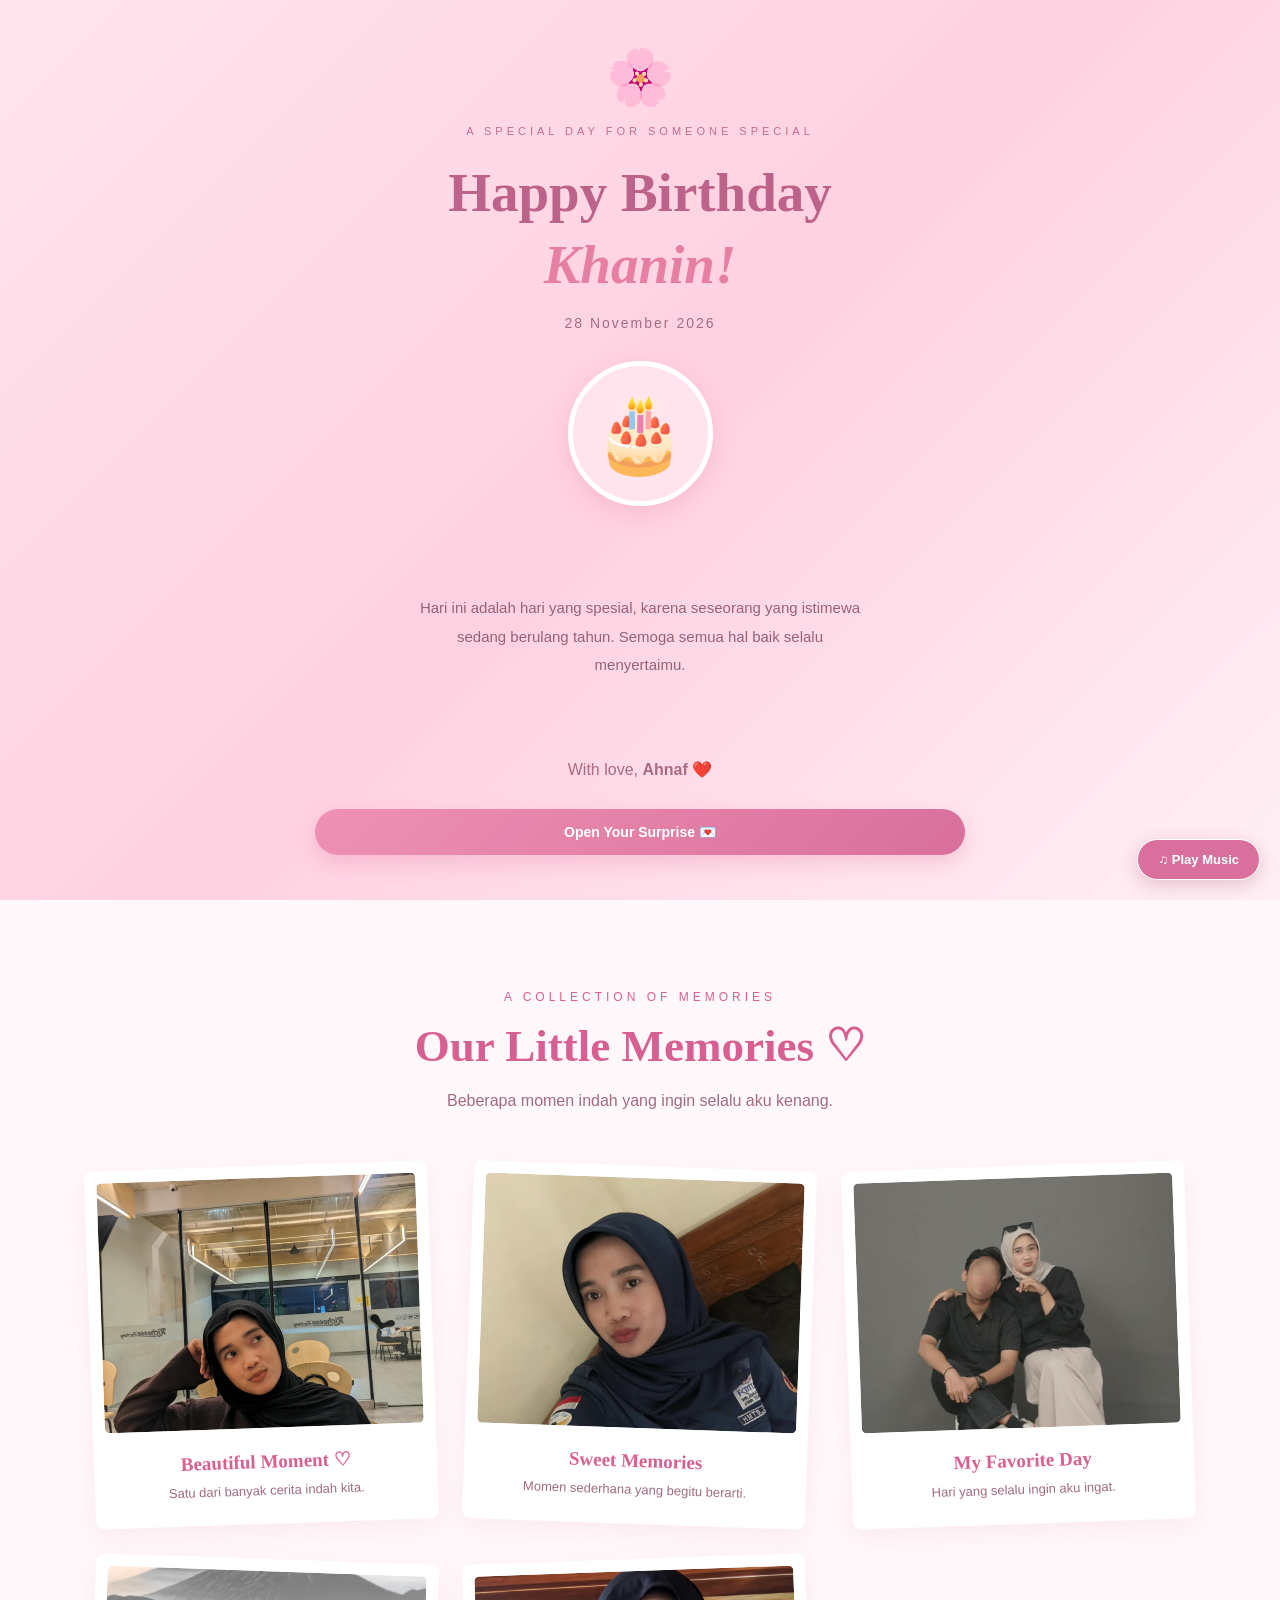
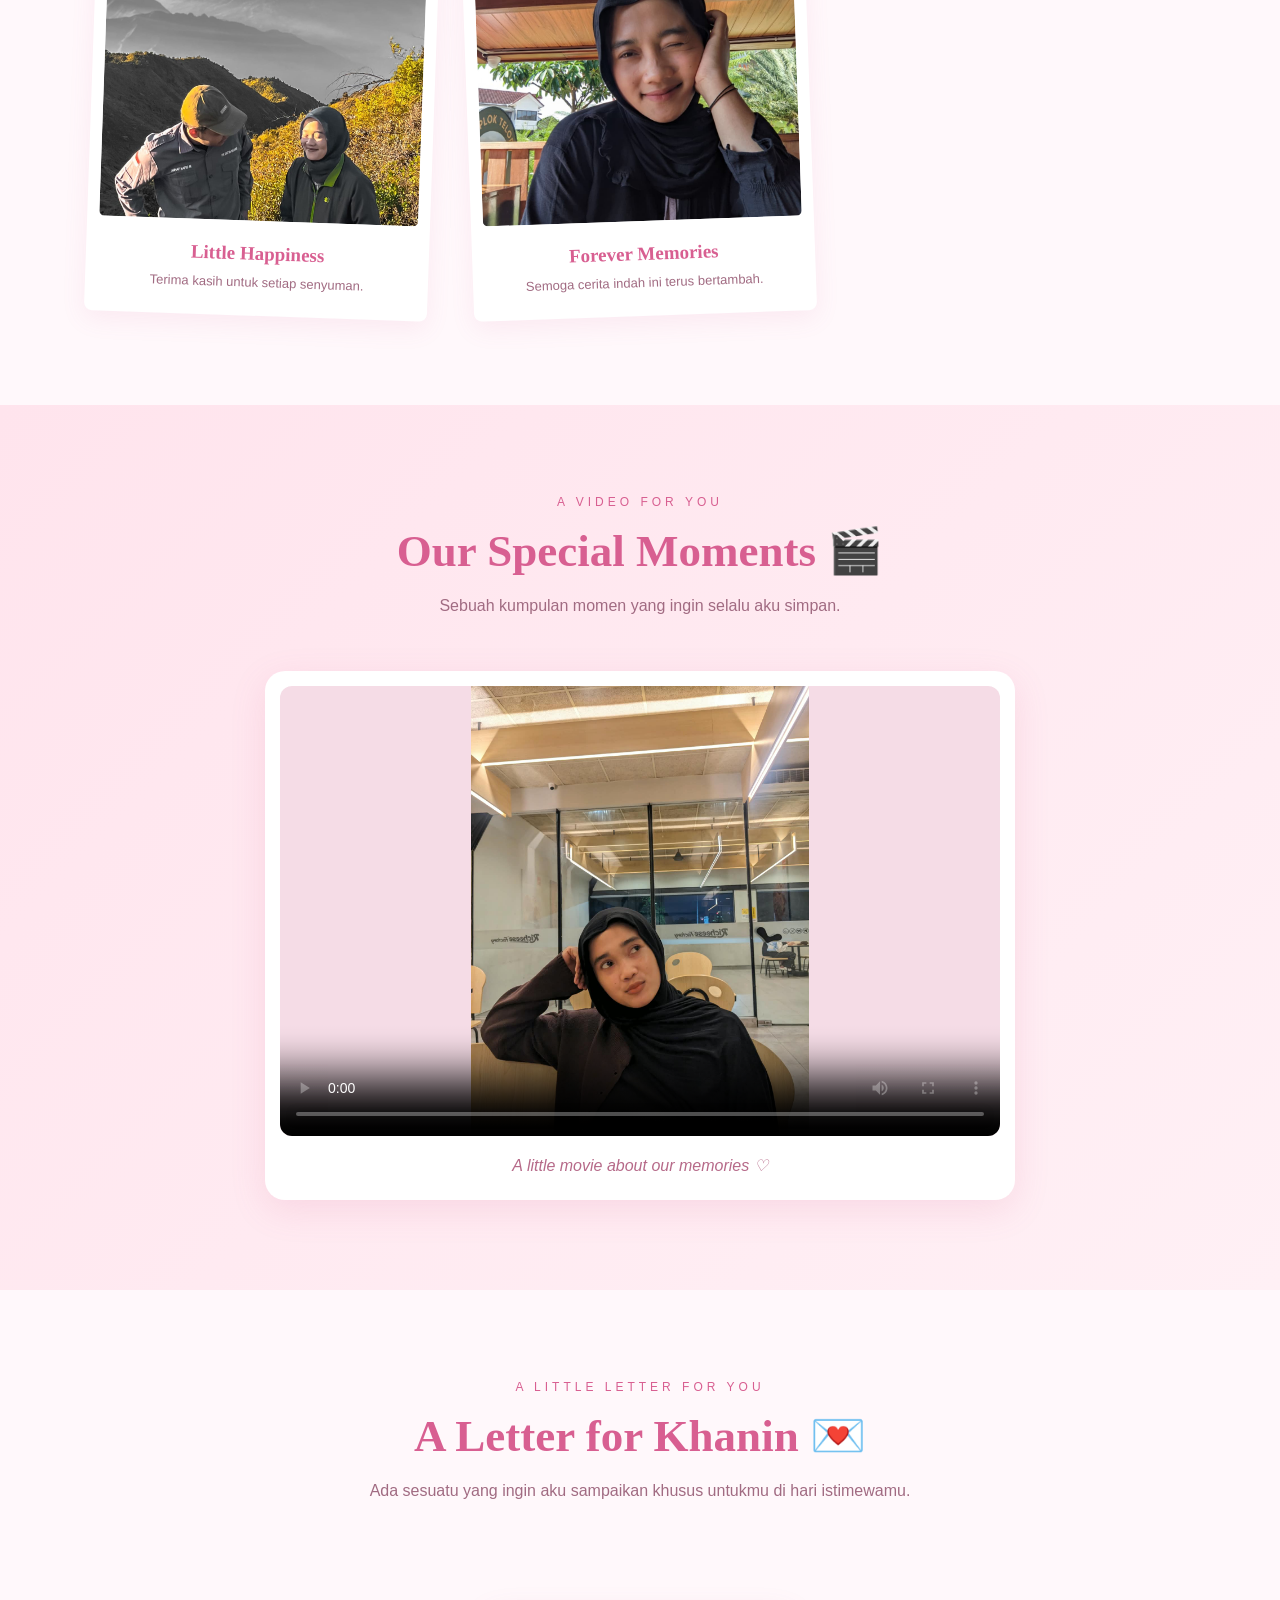
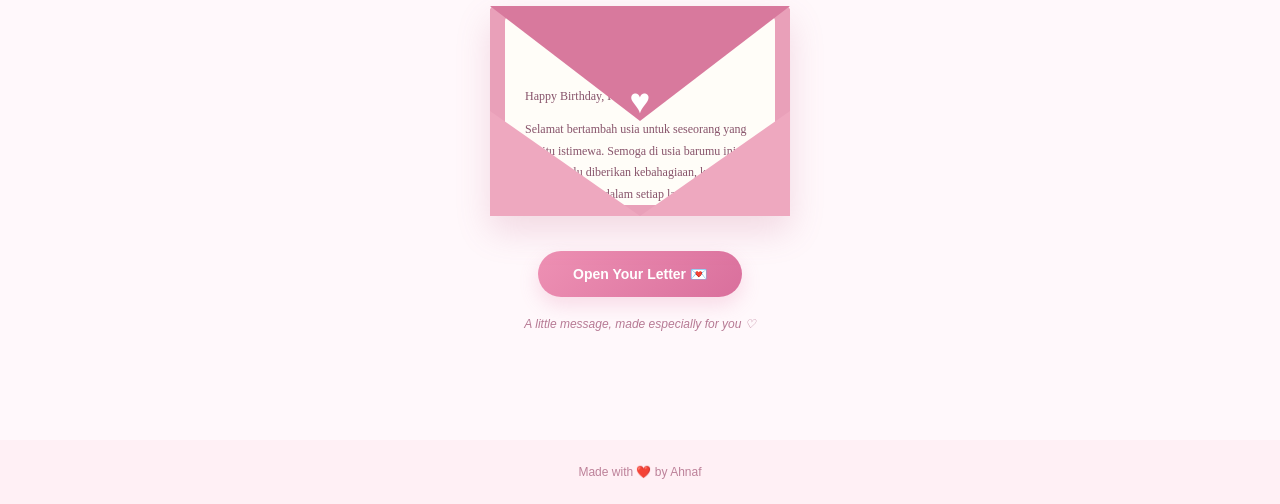
<file: index.html>
<!DOCTYPE html>
<html lang="id">

<head>
    <meta charset="UTF-8">
    <meta name="viewport" content="width=device-width, initial-scale=1.0">

    <meta name="description" content="A special birthday website made with love for Khanin.">

    <title>Happy Birthday Khanin ❤️</title>

    <!-- CSS -->
    <link rel="stylesheet" href="static/css/style.css">

    <!-- Favicon -->
    <link rel="icon" href="static/images/foto1.jpg" type="image/jpeg">
</head>

<body>

    <!-- BACKGROUND DECORATIONS -->
    <div class="hearts-container" id="hearts"></div>


    <!-- ==================================================
         1. LANDING PAGE
    ================================================== -->

    <main class="birthday-container">

        <div class="flower">🌸</div>

        <p class="small-title">
            A SPECIAL DAY FOR SOMEONE SPECIAL
        </p>

        <h1>
            Happy Birthday
            <span>Khanin!</span>
        </h1>

        <p class="birthday-date">
            28 November 2026
        </p>

        <div class="birthday-image">
            <span>🎂</span>
        </div>

        <p class="birthday-message">
            Hari ini adalah hari yang spesial,
            karena seseorang yang istimewa sedang berulang tahun.
            Semoga semua hal baik selalu menyertaimu.
        </p>

        <p class="signature">
            With love, <strong>Ahnaf ❤️</strong>
        </p>

        <button id="surpriseButton" type="button">
            Open Your Surprise 💌
        </button>

        <div id="surpriseMessage" class="surprise-message">

            <h2>For You, Khanin ❤️</h2>

            <p>
                Terima kasih sudah menjadi bagian dari
                cerita indah ini. Semoga hari ini penuh
                kebahagiaan dan senyuman.
            </p>

        </div>

    </main>


    <!-- ==================================================
         2. GALERI FOTO
    ================================================== -->

    <section class="gallery-section" id="gallery">

        <div class="section-heading">

            <p class="gallery-label">
                A COLLECTION OF MEMORIES
            </p>

            <h2>Our Little Memories ♡</h2>

            <p>
                Beberapa momen indah yang ingin selalu aku kenang.
            </p>

        </div>


        <div class="gallery-container">

            <div class="photo-card">

                <img
                    src="static/images/foto1.jpg"
                    alt="Kenangan pertama"
                    onclick="openLightbox(this.src)"
                    loading="lazy">

                <h3>Beautiful Moment ♡</h3>

                <p>
                    Satu dari banyak cerita indah kita.
                </p>

            </div>


            <div class="photo-card">

                <img
                    src="static/images/foto2.jpg"
                    alt="Kenangan kedua"
                    onclick="openLightbox(this.src)"
                    loading="lazy">

                <h3>Sweet Memories</h3>

                <p>
                    Momen sederhana yang begitu berarti.
                </p>

            </div>


            <div class="photo-card">

                <img
                    src="static/images/foto3.jpg"
                    alt="Kenangan ketiga"
                    onclick="openLightbox(this.src)"
                    loading="lazy">

                <h3>My Favorite Day</h3>

                <p>
                    Hari yang selalu ingin aku ingat.
                </p>

            </div>


            <div class="photo-card">

                <img
                    src="static/images/foto4.jpg"
                    alt="Kenangan keempat"
                    onclick="openLightbox(this.src)"
                    loading="lazy">

                <h3>Little Happiness</h3>

                <p>
                    Terima kasih untuk setiap senyuman.
                </p>

            </div>


            <div class="photo-card">

                <img
                    src="static/images/foto5.jpg"
                    alt="Kenangan kelima"
                    onclick="openLightbox(this.src)"
                    loading="lazy">

                <h3>Forever Memories</h3>

                <p>
                    Semoga cerita indah ini terus bertambah.
                </p>

            </div>

        </div>

    </section>


    <!-- ==================================================
         3. LIGHTBOX FOTO
    ================================================== -->

    <div
        class="lightbox"
        id="lightbox"
        onclick="closeLightbox()">

        <span class="lightbox-close">&times;</span>

        <img
            id="lightbox-image"
            alt="Foto kenangan">

    </div>


    <!-- ==================================================
         4. VIDEO KENANGAN
    ================================================== -->

    <section class="video-section" id="video">

        <div class="section-heading">

            <p class="gallery-label">
                A VIDEO FOR YOU
            </p>

            <h2>Our Special Moments 🎬</h2>

            <p>
                Sebuah kumpulan momen yang ingin selalu aku simpan.
            </p>

        </div>


        <div class="video-container">

            <video
                controls
                preload="metadata"
                poster="static/images/foto1.jpg">

                <source
                    src="static/videos/kenangan.mp4"
                    type="video/mp4">

                Browser kamu tidak mendukung video.

            </video>

            <p class="video-caption">
                A little movie about our memories ♡
            </p>

        </div>

    </section>


    <!-- ==================================================
         5. DIGITAL LETTER
    ================================================== -->

    <section class="letter-section">

        <div class="section-heading">

            <p class="gallery-label">
                A LITTLE LETTER FOR YOU
            </p>

            <h2>A Letter for Khanin 💌</h2>

            <p>
                Ada sesuatu yang ingin aku sampaikan
                khusus untukmu di hari istimewamu.
            </p>

        </div>


        <div
            class="envelope-wrapper"
            id="envelopeWrapper">

            <div class="envelope">

                <div class="envelope-back"></div>


                <div
                    class="letter-paper"
                    id="letterPaper">

                    <div class="letter-content">

                        <h2>Dear Khanin ❤️</h2>

                        <p>
                            Happy Birthday, Khanin!
                        </p>

                        <p>
                            Selamat bertambah usia untuk seseorang
                            yang begitu istimewa.
                            Semoga di usia barumu ini, kamu selalu
                            diberikan kebahagiaan, kesehatan,
                            dan kemudahan dalam setiap langkah.
                        </p>

                        <p>
                            Terima kasih sudah hadir dan menjadi
                            bagian dari cerita indah ini.
                            Aku harap setiap harimu dipenuhi
                            hal-hal baik dan alasan untuk tersenyum.
                        </p>

                        <p>
                            Semoga semua harapan dan impianmu
                            satu per satu bisa terwujud.
                            Jangan lupa untuk selalu percaya
                            pada dirimu sendiri.
                        </p>

                        <p>
                            Sekali lagi, happy birthday!
                            Semoga hari ini menjadi salah satu
                            kenangan indah yang selalu kamu ingat.
                        </p>

                        <p class="letter-signature">
                            With love,<br>
                            <strong>Ahnaf ❤️</strong>
                        </p>

                    </div>

                </div>


                <div class="envelope-flap"></div>

                <div class="envelope-front"></div>

                <div class="envelope-heart">♥</div>

            </div>

        </div>


        <button
            id="letterButton"
            class="letter-button"
            type="button">

            Open Your Letter 💌

        </button>


        <p class="letter-hint">
            A little message, made especially for you ♡
        </p>

    </section>


    <!-- ==================================================
         6. FOOTER
    ================================================== -->

    <footer>
        Made with ❤️ by Ahnaf
    </footer>


    <!-- ==================================================
         7. BACKGROUND MUSIC
    ================================================== -->

    <div class="music-control">

        <audio id="backgroundMusic" loop>

            <source
                src="static/music/lagu.mp3"
                type="audio/mpeg">

            Browser kamu tidak mendukung audio.

        </audio>


        <button
            id="musicButton"
            type="button">

            ♫ Play Music

        </button>

    </div>


    <!-- ==================================================
         8. JAVASCRIPT
    ================================================== -->

    <script src="static/js/script.js"></script>

</body>

</html>
</file>
<file: static/css/style.css>
/* ==================================================
   BIRTHDAY WEBSITE - KHANIN
   Created with love by Ahnaf
   Theme: Romantic Pink
================================================== */


/* ==================================================
   1. RESET & GLOBAL
================================================== */

* {
    margin: 0;
    padding: 0;
    box-sizing: border-box;
}

html {
    scroll-behavior: smooth;
}

body {
    min-height: 100vh;
    width: 100%;
    font-family: 'Segoe UI', sans-serif;

    background: linear-gradient(
        135deg,
        #ffe4ec,
        #ffd1e1,
        #fff0f5
    );

    overflow-x: hidden;
    color: #8c4564;
}

button {
    font-family: inherit;
}


/* ==================================================
   2. LANDING PAGE
================================================== */

.birthday-container {
    position: relative;
    z-index: 2;

    width: 100%;
    min-height: 100vh;

    padding: 45px 20px;

    display: flex;
    flex-direction: column;
    justify-content: center;
    align-items: center;

    text-align: center;

    background: linear-gradient(
        135deg,
        #ffe4ec,
        #ffd1e1,
        #fff0f5
    );

    animation: fadeIn 1.5s ease;
}

.birthday-container > * {
    max-width: 650px;
    width: 100%;
}


/* ==================================================
   3. FLOWER DECORATION
================================================== */

.flower {
    font-size: 55px;
    margin-bottom: 15px;

    animation: flowerMove 3s infinite ease-in-out;
}


/* ==================================================
   4. MAIN TEXT
================================================== */

.small-title {
    font-size: 11px;
    letter-spacing: 4px;

    color: #c16c91;

    margin-bottom: 20px;
}

.birthday-container h1 {
    font-family: Georgia, serif;

    font-size: clamp(35px, 8vw, 55px);

    color: #bd6389;

    line-height: 1.3;
}

.birthday-container h1 span {
    display: block;

    color: #e77fa5;

    font-style: italic;
}

.birthday-date {
    margin-top: 15px;

    font-size: 14px;

    letter-spacing: 2px;

    color: #a76b83;
}


/* ==================================================
   5. BIRTHDAY CAKE
================================================== */

.birthday-image {
    width: 145px;
    height: 145px;

    background: #ffe4ee;

    border: 5px solid white;

    border-radius: 50%;

    display: flex;
    justify-content: center;
    align-items: center;

    margin: 30px auto;

    box-shadow:
        0 8px 25px rgba(220, 100, 150, 0.2);
}

.birthday-image span {
    font-size: 75px;

    animation: bounce 2s infinite;
}


/* ==================================================
   6. BIRTHDAY MESSAGE
================================================== */

.birthday-message {
    max-width: 450px;

    margin: auto;

    font-size: 15px;

    line-height: 1.9;

    color: #98617a;
}

.signature {
    margin-top: 22px;

    font-size: 16px;

    color: #a76b83;
}


/* ==================================================
   7. BUTTON
================================================== */

#surpriseButton {
    margin-top: 30px;

    padding: 15px 30px;

    background: linear-gradient(
        135deg,
        #ee91b4,
        #d96f9c
    );

    border: none;

    border-radius: 50px;

    color: white;

    font-size: 14px;

    font-weight: bold;

    cursor: pointer;

    transition: 0.3s ease;

    box-shadow:
        0 8px 20px rgba(220, 100, 150, 0.25);
}

#surpriseButton:hover {
    transform: translateY(-4px);

    box-shadow:
        0 12px 25px rgba(220, 100, 150, 0.35);
}

#surpriseButton:focus-visible {
    outline: 3px solid #bd6389;
    outline-offset: 4px;
}


/* ==================================================
   8. SURPRISE MESSAGE
================================================== */

.surprise-message {
    display: none;

    margin-top: 30px;

    padding: 25px;

    background: #fff0f5;

    border-radius: 20px;

    border: 1px dashed #e98caf;

    animation: fadeIn 1s ease;
}

.surprise-message.active {
    display: block;
}

.surprise-message h2 {
    color: #d66e97;

    margin-bottom: 15px;

    font-family: Georgia, serif;
}

.surprise-message p {
    line-height: 1.8;

    font-size: 14px;
}


/* ==================================================
   9. FLOATING HEARTS
================================================== */

.hearts-container {
    position: fixed;

    inset: 0;

    overflow: hidden;

    pointer-events: none;

    z-index: 10;
}

.heart {
    position: absolute;

    bottom: -30px;

    animation: floatUp linear forwards;

    opacity: 0.65;
}


/* ==================================================
   10. GALLERY SECTION
================================================== */

.gallery-section {
    position: relative;

    z-index: 2;

    width: 100%;

    padding: 90px 7%;

    background: #fff8fb;

    text-align: center;
}

.section-heading {
    max-width: 650px;

    margin: 0 auto 50px;
}

.gallery-label {
    color: #d85f91;

    font-size: 12px;

    letter-spacing: 4px;

    margin-bottom: 15px;
}

.section-heading h2 {
    color: #d85f91;

    font-family: Georgia, serif;

    font-size: clamp(30px, 5vw, 45px);

    margin-bottom: 15px;
}

.section-heading p:not(.gallery-label) {
    color: #a16b82;

    line-height: 1.8;
}


/* ==================================================
   11. PHOTO GRID
================================================== */

.gallery-container {
    display: grid;

    grid-template-columns: repeat(3, 1fr);

    gap: 35px;

    max-width: 1100px;

    margin: auto;
}

.photo-card {
    background: white;

    padding: 12px 12px 22px;

    border-radius: 8px;

    box-shadow:
        0 8px 25px #d85f9118;

    transition: 0.4s ease;

    transform: rotate(-2deg);
}

.photo-card:nth-child(even) {
    transform: rotate(2deg);
}

.photo-card:hover {
    transform: translateY(-10px) rotate(0deg);

    box-shadow:
        0 15px 30px #d85f9130;
}

.photo-card img {
    width: 100%;

    height: 250px;

    object-fit: cover;

    border-radius: 5px;

    cursor: zoom-in;
}

.photo-card h3 {
    color: #d85f91;

    font-family: Georgia, serif;

    font-size: 19px;

    margin-top: 18px;

    margin-bottom: 8px;
}

.photo-card p {
    font-size: 13px;

    color: #a16b82;

    line-height: 1.6;
}


/* ==================================================
   12. LIGHTBOX
================================================== */

.lightbox {
    display: none;

    position: fixed;

    inset: 0;

    z-index: 100;

    background: #351827ed;

    justify-content: center;

    align-items: center;

    padding: 30px;

    cursor: zoom-out;
}

.lightbox.active {
    display: flex;
}

.lightbox img {
    max-width: 90%;

    max-height: 85vh;

    object-fit: contain;

    border: 8px solid white;

    border-radius: 8px;

    animation: fadeIn 0.4s ease;
}

.lightbox-close {
    position: absolute;

    top: 20px;

    right: 35px;

    color: white;

    font-size: 45px;

    cursor: pointer;
}


/* ==================================================
   13. VIDEO SECTION
================================================== */

.video-section {
    position: relative;

    z-index: 2;

    width: 100%;

    padding: 90px 20px;

    background: linear-gradient(
        135deg,
        #ffe4ed,
        #fff0f5
    );

    text-align: center;
}

.video-container {
    max-width: 750px;

    margin: auto;

    background: white;

    padding: 15px;

    border-radius: 20px;

    box-shadow:
        0 10px 35px #d85f9125;
}

.video-container video {
    width: 100%;

    max-height: 450px;

    display: block;

    border-radius: 12px;

    background: #f5dce6;
}

.video-caption {
    color: #b66a89;

    padding: 20px 10px 10px;

    font-style: italic;
}


/* ==================================================
   14. FOOTER
================================================== */

footer {
    position: relative;

    z-index: 2;

    width: 100%;

    padding: 25px;

    margin-top: 0;

    text-align: center;

    font-size: 12px;

    color: #bd8199;

    background: #fff0f5;
}


/* ==================================================
   15. ANIMATIONS
================================================== */

@keyframes floatUp {

    from {
        transform: translateY(0) rotate(0deg);

        opacity: 0.7;
    }

    to {
        transform: translateY(-110vh) rotate(360deg);

        opacity: 0;
    }

}

@keyframes fadeIn {

    from {
        opacity: 0;

        transform: translateY(25px);
    }

    to {
        opacity: 1;

        transform: translateY(0);
    }

}

@keyframes bounce {

    0%, 100% {
        transform: translateY(0);
    }

    50% {
        transform: translateY(-12px);
    }

}

@keyframes flowerMove {

    0%, 100% {
        transform: rotate(-10deg);
    }

    50% {
        transform: rotate(10deg);
    }

}


/* ==================================================
   16. TABLET RESPONSIVE
================================================== */

@media (max-width: 850px) {

    .gallery-container {
        grid-template-columns: repeat(2, 1fr);
    }

}


/* ==================================================
   17. MOBILE RESPONSIVE
================================================== */

@media (max-width: 550px) {

    .birthday-container {
        padding: 35px 20px;
    }

    .small-title {
        font-size: 9px;

        letter-spacing: 2px;
    }

    .birthday-container h1 {
        font-size: 40px;
    }

    .birthday-message {
        font-size: 13px;
    }

    .birthday-image {
        width: 125px;
        height: 125px;
    }

    .birthday-image span {
        font-size: 65px;
    }

    .gallery-container {
        grid-template-columns: 1fr;

        max-width: 350px;
    }

    .photo-card img {
        height: 280px;
    }

    .gallery-section,
    .video-section {
        padding: 65px 20px;
    }

    .section-heading h2 {
        font-size: 30px;
    }

    .lightbox {
        padding: 15px;
    }

    .lightbox img {
        max-width: 100%;
        max-height: 80vh;
    }

    .lightbox-close {
        top: 10px;
        right: 20px;
    }

}


/* ==================================================
   18. REDUCED MOTION ACCESSIBILITY
================================================== */

@media (prefers-reduced-motion: reduce) {

    *,
    *::before,
    *::after {
        animation-duration: 0.01ms !important;

        animation-iteration-count: 1 !important;

        scroll-behavior: auto !important;

        transition-duration: 0.01ms !important;
    }

}

/* ==================================================
   19. DIGITAL LETTER SECTION
================================================== */

.letter-section {
    position: relative;
    z-index: 2;

    width: 100%;
    min-height: 750px;

    padding: 90px 20px;

    background: #fff8fb;

    text-align: center;

    overflow: hidden;
}


/* ENVELOPE WRAPPER */

.envelope-wrapper {
    width: 300px;
    height: 210px;

    margin: 100px auto 35px;

    position: relative;

    perspective: 1000px;
}


/* ENVELOPE */

.envelope {
    position: absolute;

    width: 100%;
    height: 100%;

    background: #e98eae;

    border-radius: 5px;

    box-shadow:
        0 15px 35px rgba(190, 90, 130, 0.2);
}


/* ENVELOPE BACK */

.envelope-back {
    position: absolute;

    inset: 0;

    background: #e9a0b9;

    border-radius: 5px;

    z-index: 1;
}


/* LETTER PAPER */

.letter-paper {
    position: absolute;

    width: 90%;
    height: 90%;

    left: 5%;
    bottom: 5%;

    background: #fffdf8;

    border-radius: 5px;

    z-index: 2;

    overflow-y: auto;

    padding: 20px;

    text-align: left;

    transition:
        transform 1s ease,
        height 1s ease;
}

.letter-content {
    color: #87536a;

    font-family: Georgia, serif;

    font-size: 12px;

    line-height: 1.8;
}

.letter-content h2 {
    text-align: center;

    color: #d66e97;

    margin-bottom: 15px;

    font-size: 19px;
}

.letter-content p {
    margin-bottom: 12px;
}

.letter-signature {
    text-align: right;

    margin-top: 20px;

    color: #c16c91;
}


/* ENVELOPE FLAP */

.envelope-flap {
    position: absolute;

    top: 0;
    left: 0;

    width: 0;
    height: 0;

    border-left: 150px solid transparent;
    border-right: 150px solid transparent;

    border-top: 115px solid #d8799d;

    transform-origin: top center;

    transition: transform 0.8s ease;

    z-index: 5;
}


/* ENVELOPE FRONT */

.envelope-front {
    position: absolute;

    bottom: 0;
    left: 0;

    width: 0;
    height: 0;

    border-left: 150px solid #eea8bf;
    border-right: 150px solid #eea8bf;
    border-top: 105px solid transparent;

    z-index: 4;
}


/* HEART DECORATION */

.envelope-heart {
    position: absolute;

    top: 75px;
    left: 50%;

    transform: translateX(-50%);

    color: white;

    font-size: 35px;

    z-index: 6;

    transition: opacity 0.3s ease;
}


/* OPEN ENVELOPE ANIMATION */

.envelope-wrapper.open .envelope-flap {
    transform: rotateX(180deg);

    z-index: 1;
}

.envelope-wrapper.open .letter-paper {
    transform: translateY(-180px);

    height: 380px;

    z-index: 7;
}

.envelope-wrapper.open .envelope-heart {
    opacity: 0;
}


/* LETTER BUTTON */

.letter-button {
    padding: 15px 35px;

    background: linear-gradient(
        135deg,
        #ee91b4,
        #d96f9c
    );

    border: none;

    border-radius: 50px;

    color: white;

    font-size: 14px;

    font-weight: bold;

    cursor: pointer;

    transition: 0.3s ease;

    box-shadow:
        0 8px 20px rgba(220, 100, 150, 0.2);
}

.letter-button:hover {
    transform: translateY(-4px);
}

.letter-button:focus-visible {
    outline: 3px solid #bd6389;
    outline-offset: 4px;
}

.letter-hint {
    margin-top: 20px;

    color: #b77a94;

    font-size: 12px;

    font-style: italic;
}


/* MOBILE LETTER */

@media (max-width: 550px) {

    .letter-section {
        padding: 70px 15px;

        min-height: 700px;
    }

    .envelope-wrapper {
        width: 280px;
        height: 195px;
    }

    .envelope-flap {
        border-left-width: 140px;
        border-right-width: 140px;

        border-top-width: 105px;
    }

    .envelope-front {
        border-left-width: 140px;
        border-right-width: 140px;

        border-top-width: 97px;
    }

    .envelope-wrapper.open .letter-paper {
        transform: translateY(-170px);

        height: 360px;
    }

    .letter-content {
        font-size: 11px;
    }

}

/* ==================================================
   20. MUSIC CONTROL
================================================== */

.music-control {
    position: fixed;
    right: 20px;
    bottom: 20px;
    z-index: 50;
}

#musicButton {
    padding: 12px 20px;

    border: 1px solid #ffffff;
    border-radius: 50px;

    background: #d96f9c;
    color: white;

    font-size: 13px;
    font-weight: bold;

    cursor: pointer;

    box-shadow: 0 5px 18px rgba(150, 60, 100, 0.25);

    transition: 0.3s ease;
}

#musicButton:hover {
    background: #bd6389;
    transform: translateY(-3px);
}

#musicButton:focus-visible {
    outline: 3px solid #bd6389;
    outline-offset: 4px;
}

@media (max-width: 550px) {
    .music-control {
        right: 12px;
        bottom: 12px;
    }

    #musicButton {
        padding: 10px 15px;
        font-size: 12px;
    }
}
</file>
